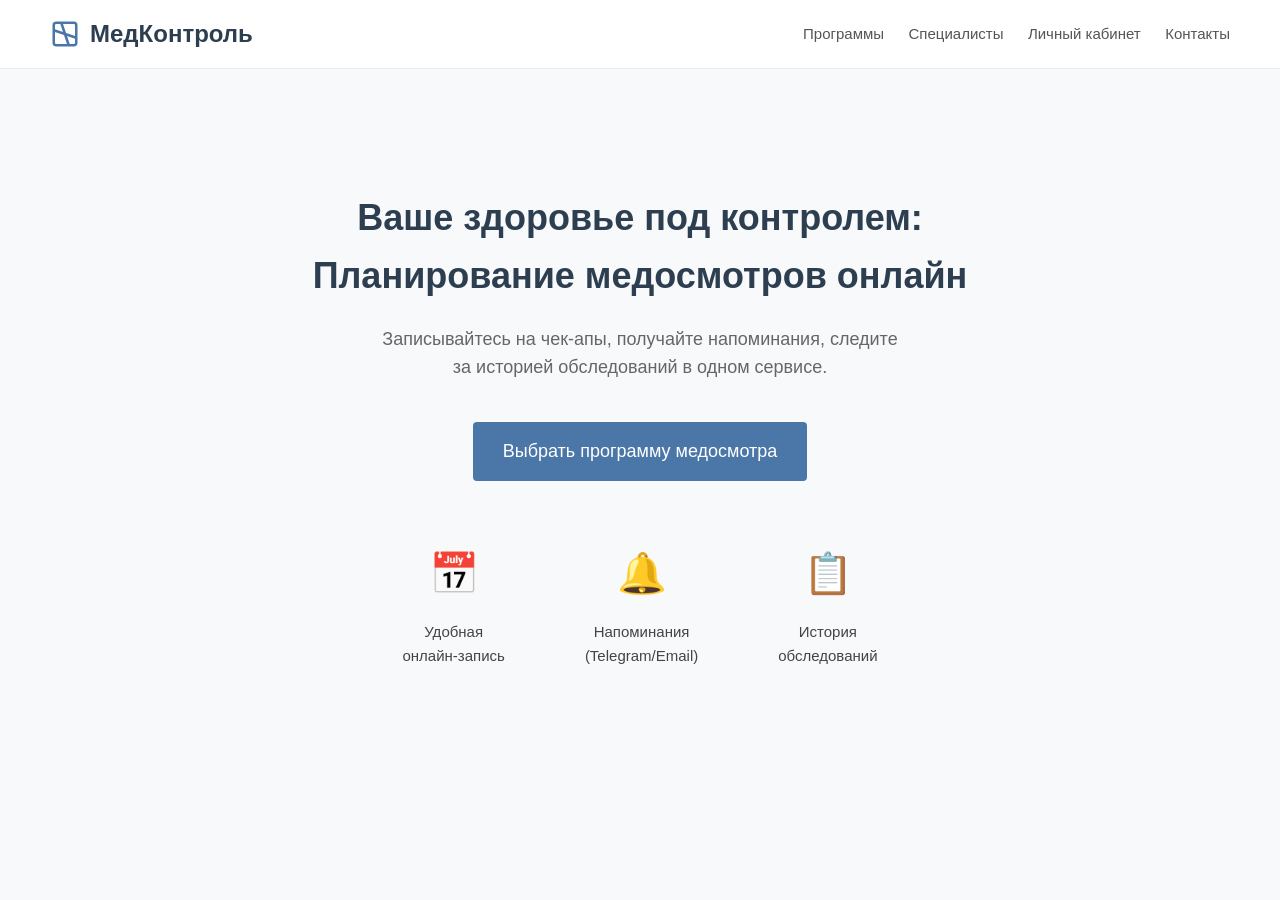
<file: index.html>
<!DOCTYPE html>
<html lang="ru">
<head>
    <meta charset="UTF-8">
    <meta name="viewport" content="width=device-width, initial-scale=1.0">
    <title>МедКонтроль — Планирование медосмотров онлайн</title>
    <link rel="stylesheet" href="css/style.css">
</head>
<body>

    <header>
        <a href="index.html" class="logo">
            <svg width="30" height="30" viewBox="0 0 24 24" fill="none" stroke="#4a76a8" stroke-width="2" style="margin-right: 10px;">
                <rect x="3" y="3" width="18" height="18" rx="2" ry="2"></rect>
                <line x1="9" y1="3" x2="15" y2="21"></line>
                <line x1="3" y1="9" x2="21" y2="15"></line>
            </svg>
            МедКонтроль
        </a>
        <nav class="nav-links">
            <a href="catalog.html">Программы</a>
            <a href="#">Специалисты</a>
            <a href="dashboard.html">Личный кабинет</a>
            <a href="#">Контакты</a>
        </nav>
    </header>

    <section class="hero-section">
        <div class="container" style="text-align: center; max-width: 800px; padding-top: 80px;">
            <h1 style="font-size: 36px; color: #2c3e50; margin-bottom: 20px;">
                Ваше здоровье под контролем:<br>Планирование медосмотров онлайн
            </h1>
            <p style="font-size: 18px; color: #666; margin-bottom: 40px;">
                Записывайтесь на чек-апы, получайте напоминания, следите<br>за историей обследований в одном сервисе.
            </p>
            <a href="catalog.html" class="btn-primary" style="font-size: 18px; padding: 15px 30px;">Выбрать программу медосмотра</a>
        </div>
    </section>

    <section class="features" style="margin-top: 60px; padding-bottom: 80px;">
        <div class="container features-grid">
            
            <div class="feature-item">
                <div class="feature-icon">📅</div>
                <p>Удобная<br>онлайн-запись</p>
            </div>

            <div class="feature-item">
                <div class="feature-icon">🔔</div>
                <p>Напоминания<br>(Telegram/Email)</p>
            </div>

            <div class="feature-item">
                <div class="feature-icon">📋</div>
                <p>История<br>обследований</p>
            </div>

        </div>
    </section>

</body>
</html>
</file>
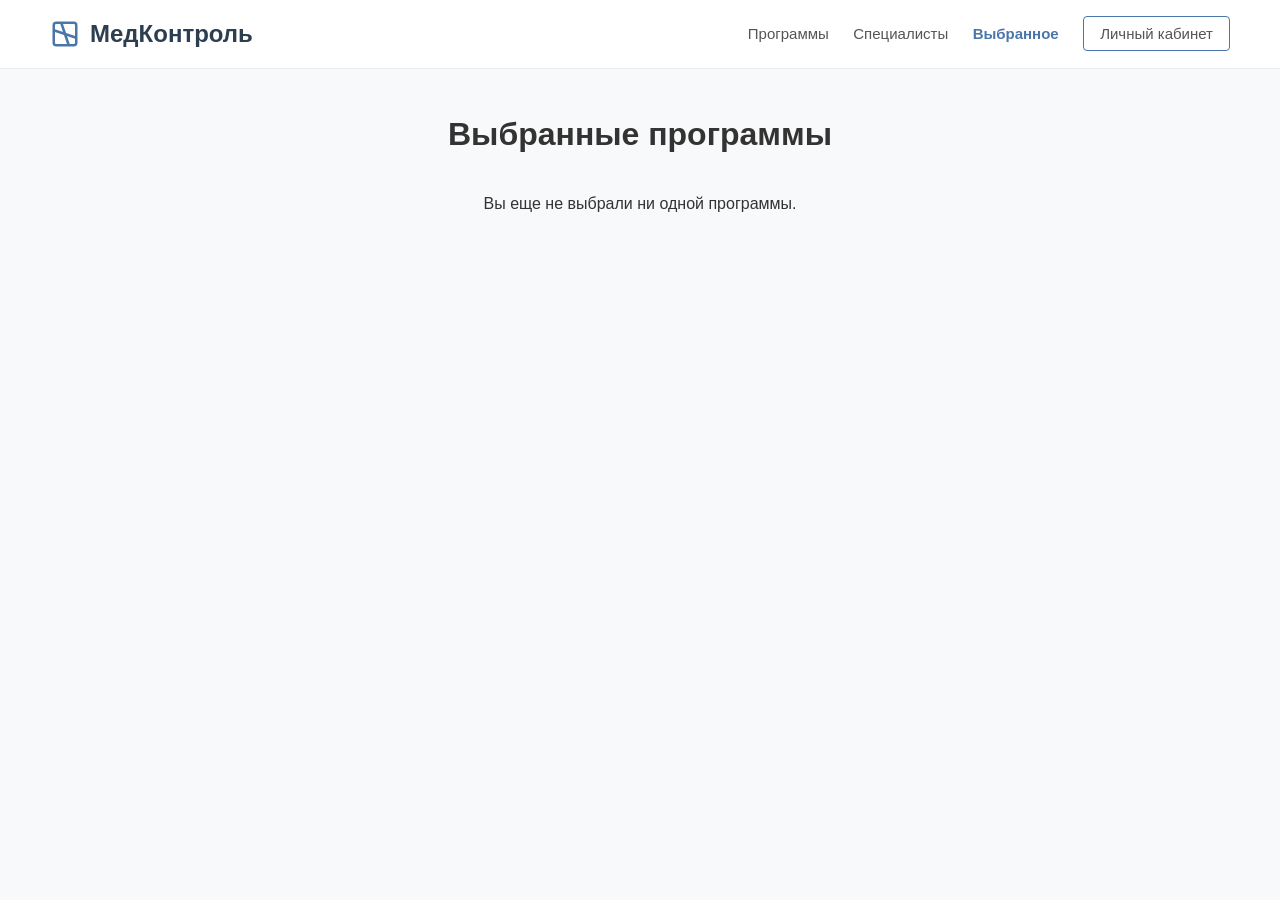
<file: cart.html>
<!DOCTYPE html>
<html lang="ru">
<head>
    <meta charset="UTF-8">
    <meta name="viewport" content="width=device-width, initial-scale=1.0">
    <title>Выбранные программы — МедКонтроль</title>
    <link rel="stylesheet" href="css/style.css">
    <style>
        .cart-item { background: #fff; padding: 20px; border-radius: 8px; box-shadow: 0 2px 5px rgba(0,0,0,0.05); border: 1px solid #eaeaea; margin-bottom: 15px; display: flex; justify-content: space-between; align-items: center; }
        .cart-item-title { font-size: 20px; color: #4a76a8; font-weight: bold; }
        .cart-item-price { font-size: 18px; font-weight: bold; }
        .btn-remove { background: #e74c3c; color: white; border: none; padding: 8px 12px; border-radius: 4px; cursor: pointer; }
        .total-box { text-align: right; margin-top: 20px; font-size: 22px; font-weight: bold; }
    </style>
</head>
<body>

    <header>
        <a href="index.html" class="logo">
            <svg width="30" height="30" viewBox="0 0 24 24" fill="none" stroke="#4a76a8" stroke-width="2" style="margin-right: 10px;">
                <rect x="3" y="3" width="18" height="18" rx="2" ry="2"></rect>
                <line x1="9" y1="3" x2="15" y2="21"></line>
                <line x1="3" y1="9" x2="21" y2="15"></line>
            </svg>
            МедКонтроль
        </a>
        <nav class="nav-links">
            <a href="catalog.html">Программы</a>
            <a href="#">Специалисты</a>
            <a href="cart.html" style="font-weight: bold; color: #4a76a8;">Выбранное</a>
            <a href="dashboard.html" class="btn-outline">Личный кабинет</a>
        </nav>
    </header>

    <div class="container" style="max-width: 700px;">
        <h1 style="text-align: center; margin-bottom: 30px;">Выбранные программы</h1>
        
        <div id="cart-container">
            </div>

        <div class="total-box" id="total-box" style="display: none;">
            Итого: <span id="total-price">0</span> руб.
            <div style="margin-top: 20px;">
                <button class="btn-primary" style="width: 100%;" onclick="confirmOrder()">Подтвердить запись</button>
            </div>
        </div>
    </div>

    <script>
        document.addEventListener('DOMContentLoaded', renderCart);

        function renderCart() {
            let cart = JSON.parse(localStorage.getItem('med_cart')) || [];
            const container = document.getElementById('cart-container');
            const totalBox = document.getElementById('total-box');
            
            container.innerHTML = '';
            let total = 0;

            if (cart.length === 0) {
                container.innerHTML = '<p style="text-align:center;">Вы еще не выбрали ни одной программы.</p>';
                totalBox.style.display = 'none';
                return;
            }

            cart.forEach(item => {
                total += item.price;
                const div = document.createElement('div');
                div.className = 'cart-item';
                div.innerHTML = `
                    <div class="cart-item-title">${item.title}</div>
                    <div style="display:flex; align-items:center; gap:20px;">
                        <div class="cart-item-price">${item.price} руб.</div>
                        <button class="btn-remove" onclick="removeFromCart(${item.id})">Удалить</button>
                    </div>
                `;
                container.appendChild(div);
            });

            document.getElementById('total-price').innerText = total;
            totalBox.style.display = 'block';
        }

        function removeFromCart(id) {
            let cart = JSON.parse(localStorage.getItem('med_cart')) || [];
            cart = cart.filter(item => item.id !== id);
            localStorage.setItem('med_cart', JSON.stringify(cart));
            renderCart();
        }

        function confirmOrder() {
            alert('Запись успешно подтверждена! Ждем вас в клинике.');
            localStorage.removeItem('med_cart'); // Очищаем корзину после заказа
            window.location.href = 'dashboard.html'; // Перекидываем в личный кабинет
        }
    </script>
</body>
</html>
</file>
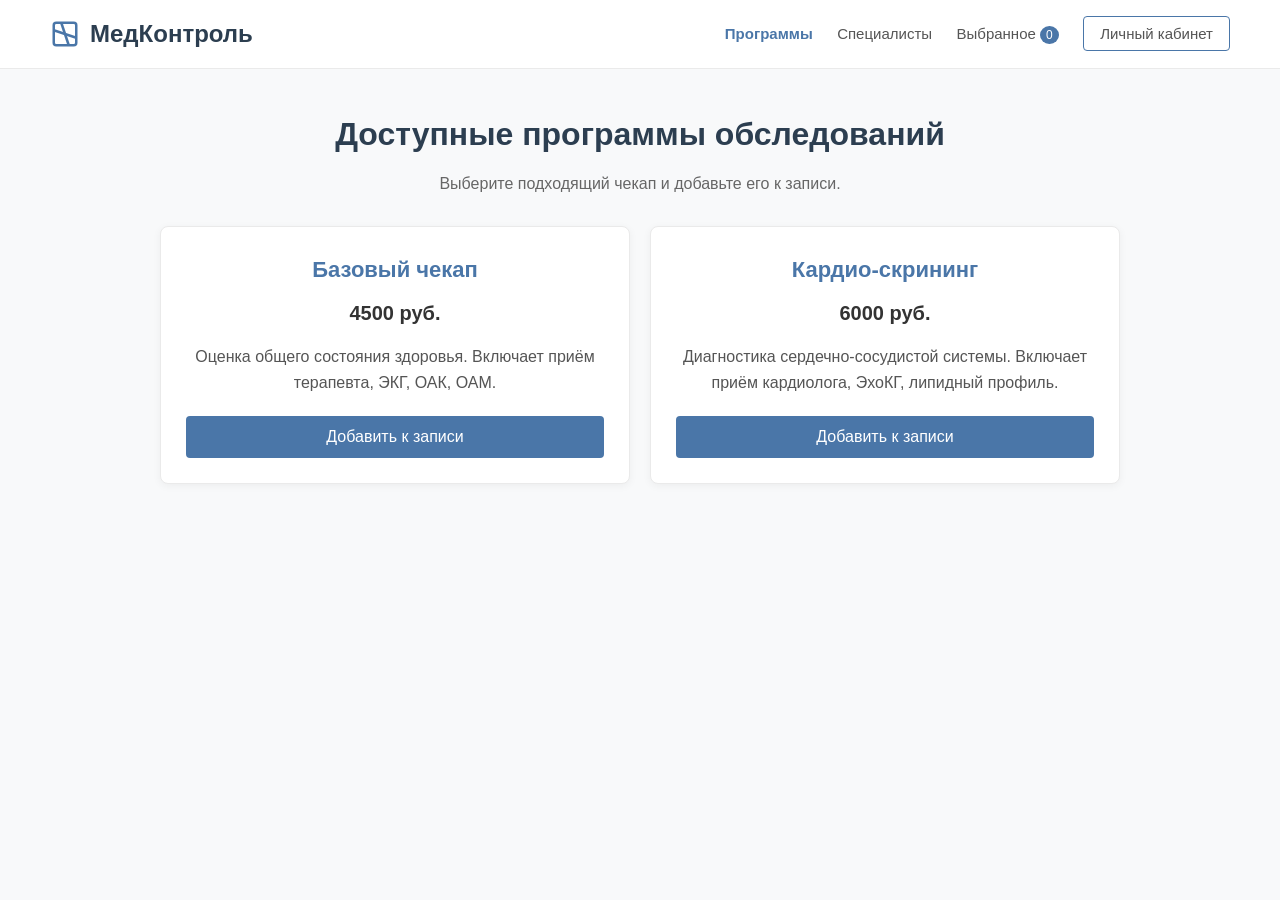
<file: catalog.html>
<!DOCTYPE html>
<html lang="ru">
<head>
    <meta charset="UTF-8">
    <meta name="viewport" content="width=device-width, initial-scale=1.0">
    <title>Каталог программ — МедКонтроль</title>
    <link rel="stylesheet" href="css/style.css">
    <style>
        /* Стили сетки каталога */
        .catalog-grid { display: grid; grid-template-columns: repeat(auto-fit, minmax(300px, 1fr)); gap: 20px; margin-top: 30px; }
        .program-card { background: #fff; padding: 25px; border-radius: 8px; box-shadow: 0 2px 8px rgba(0,0,0,0.05); border: 1px solid #eaeaea; display: flex; flex-direction: column; }
        .program-card h3 { color: #4a76a8; margin-bottom: 10px; font-size: 22px; }
        .program-card .price { font-size: 20px; font-weight: bold; margin-bottom: 15px; }
        .program-card p { color: #555; margin-bottom: 20px; flex-grow: 1; }
        .btn-add { width: 100%; text-align: center; }
    </style>
</head>
<body>

    <header>
        <a href="index.html" class="logo">
            <svg width="30" height="30" viewBox="0 0 24 24" fill="none" stroke="#4a76a8" stroke-width="2" style="margin-right: 10px;">
                <rect x="3" y="3" width="18" height="18" rx="2" ry="2"></rect>
                <line x1="9" y1="3" x2="15" y2="21"></line>
                <line x1="3" y1="9" x2="21" y2="15"></line>
            </svg>
            МедКонтроль
        </a>
        <nav class="nav-links">
            <a href="catalog.html" style="font-weight: bold; color: #4a76a8;">Программы</a>
            <a href="#">Специалисты</a>
            <a href="cart.html">Выбранное <span id="cart-count" style="background:#4a76a8; color:white; border-radius:50%; padding:2px 6px; font-size:12px;">0</span></a>
            <a href="dashboard.html" class="btn-outline">Личный кабинет</a>
        </nav>
    </header>

    <div class="container" style="text-align: center;">
        <h1 style="margin-bottom: 10px; color: #2c3e50;">Доступные программы обследований</h1>
        <p style="color: #666;">Выберите подходящий чекап и добавьте его к записи.</p>
        
        <div id="catalog-container" class="catalog-grid">
            <p>Загрузка программ...</p>
        </div>
    </div>

    <script>
        // Загрузка данных из JSON (AJAX / Fetch API)
        document.addEventListener('DOMContentLoaded', () => {
            fetch('api/programs.json')
                .then(response => response.json())
                .then(data => renderCatalog(data))
                .catch(error => {
                    document.getElementById('catalog-container').innerHTML = '<p>Ошибка загрузки данных. Убедитесь, что используете локальный сервер.</p>';
                    console.error('Ошибка:', error);
                });
            
            updateCartCount();
        });

        // Отрисовка карточек
        function renderCatalog(programs) {
            const container = document.getElementById('catalog-container');
            container.innerHTML = ''; // Очищаем "Загрузку"

            programs.forEach(prog => {
                const card = document.createElement('div');
                card.className = 'program-card';
                card.innerHTML = `
                    <h3>${prog.title}</h3>
                    <div class="price">${prog.price} руб.</div>
                    <p>${prog.description}</p>
                    <button class="btn-primary btn-add" onclick="addToCart(${prog.id}, '${prog.title}', ${prog.price})">Добавить к записи</button>
                `;
                container.appendChild(card);
            });
        }

        // Логика корзины (localStorage)
        function addToCart(id, title, price) {
            let cart = JSON.parse(localStorage.getItem('med_cart')) || [];
            // Проверяем, нет ли уже этой программы в корзине
            if (!cart.find(item => item.id === id)) {
                cart.push({ id, title, price });
                localStorage.setItem('med_cart', JSON.stringify(cart));
                alert(`Программа "${title}" добавлена!`);
                updateCartCount();
            } else {
                alert('Эта программа уже добавлена!');
            }
        }

        function updateCartCount() {
            let cart = JSON.parse(localStorage.getItem('med_cart')) || [];
            document.getElementById('cart-count').innerText = cart.length;
        }
    </script>
</body>
</html>
</file>
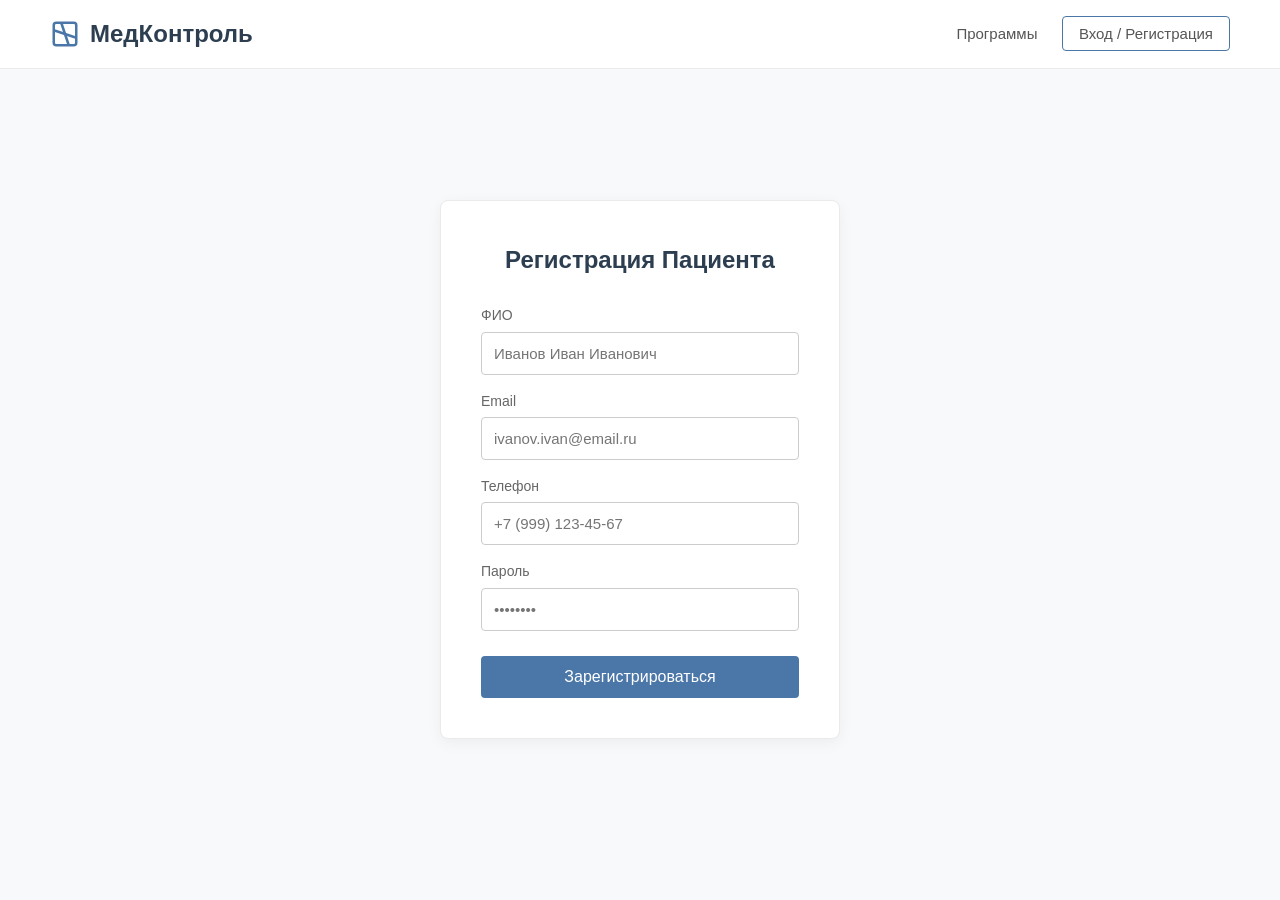
<file: dashboard.html>
<!DOCTYPE html>
<html lang="ru">
<head>
    <meta charset="UTF-8">
    <meta name="viewport" content="width=device-width, initial-scale=1.0">
    <title>Личный кабинет — МедКонтроль</title>
    <link rel="stylesheet" href="css/style.css">
    <style>
        .dashboard-layout { display: flex; gap: 30px; margin-top: 30px; }
        
        /* Сайдбар */
        .sidebar { width: 250px; background: #fff; border-radius: 8px; border: 1px solid #eaeaea; overflow: hidden; height: fit-content; }
        .sidebar-item { padding: 15px 20px; color: #555; text-decoration: none; display: block; border-bottom: 1px solid #f0f0f0; }
        .sidebar-item:hover { background: #f8f9fa; }
        .sidebar-item.active { background: #e8f0fe; color: #4a76a8; font-weight: bold; border-left: 4px solid #4a76a8; }
        
        /* Основной контент */
        .main-content { flex-grow: 1; }
        .appointment-card { background: #fff; border: 1px solid #eaeaea; border-radius: 8px; padding: 20px; display: flex; justify-content: space-between; align-items: center; margin-bottom: 15px; }
        .app-info h4 { color: #2c3e50; margin-bottom: 5px; }
        .app-info p { color: #666; font-size: 14px; margin: 2px 0; }
        .btn-small { padding: 6px 12px; border: 1px solid #ccc; background: white; border-radius: 4px; cursor: pointer; margin-left: 10px; }
        
        /* Степпер */
        .stepper-box { background: #fff; border: 1px solid #eaeaea; border-radius: 8px; padding: 25px; margin-top: 30px; }
        .stepper-header { display: flex; border-bottom: 2px solid #f0f0f0; margin-bottom: 20px; padding-bottom: 10px; }
        .step { flex: 1; color: #aaa; font-weight: bold; }
        .step.active { color: #4a76a8; border-bottom: 2px solid #4a76a8; margin-bottom: -12px; }
    </style>
</head>
<body>

    <header>
        <a href="index.html" class="logo">
            <svg width="30" height="30" viewBox="0 0 24 24" fill="none" stroke="#4a76a8" stroke-width="2" style="margin-right: 10px;">
                <rect x="3" y="3" width="18" height="18" rx="2" ry="2"></rect>
                <line x1="9" y1="3" x2="15" y2="21"></line>
                <line x1="3" y1="9" x2="21" y2="15"></line>
            </svg>
            МедКонтроль
        </a>
        <nav class="nav-links">
            <a href="catalog.html">Программы</a>
            <a href="cart.html">Выбранное</a>
            <span style="margin-left: 20px; color: #2c3e50; font-weight: bold;">👤 Здравствуйте, Иван!</span>
            <a href="#" onclick="logout()" class="btn-outline">Выйти</a>
        </nav>
    </header>

    <div class="container dashboard-layout">
        
        <div class="sidebar">
            <a href="#" class="sidebar-item active">Мои осмотры</a>
            <a href="#" class="sidebar-item">Профиль</a>
            <a href="#" class="sidebar-item">Архив заключений</a>
            <a href="#" class="sidebar-item">Настройки</a>
        </div>

        <div class="main-content">
            <h2 style="margin-bottom: 20px; color: #2c3e50;">Мои ближайшие осмотры</h2>
            
            <div class="appointment-card">
                <div class="app-info">
                    <h4>24.04 (09:00)</h4>
                    <p>Врач: Терапевт</p>
                    <p>Тип: Периодический | Статус: Подтверждено</p>
                </div>
                <div>
                    <button class="btn-small">Перенести</button>
                    <button class="btn-small">Отменить</button>
                </div>
            </div>

            <div class="appointment-card">
                <div class="app-info">
                    <h4>05.05 (11:30)</h4>
                    <p>Врач: Офтальмолог</p>
                    <p>Тип: Скрининг | Статус: Ожидает</p>
                </div>
                <div>
                    <button class="btn-small">Перенести</button>
                    <button class="btn-small">Отменить</button>
                </div>
            </div>

            <div class="stepper-box">
                <h3 style="margin-bottom: 15px;">Новая запись (шаг 1/3)</h3>
                <div class="stepper-header">
                    <div class="step active">1. Выбрать программу</div>
                    <div class="step">2. Выбрать врача</div>
                    <div class="step">3. Выбрать время</div>
                </div>
                
                <select class="form-control" style="margin-bottom: 15px;">
                    <option>Комплексный чекап (5 программ)</option>
                    <option>Базовый чекап</option>
                </select>
                <button class="btn-primary" style="width: 100%;">Продолжить</button>
            </div>

        </div>
    </div>

    <script>
        // Имитация защиты страницы (session tracking)
        document.addEventListener('DOMContentLoaded', () => {
            if (!localStorage.getItem('is_logged_in')) {
                window.location.href = 'register.html';
            }
        });

        function logout() {
            localStorage.removeItem('is_logged_in');
            window.location.href = 'index.html';
        }
    </script>
</body>
</html>
</file>
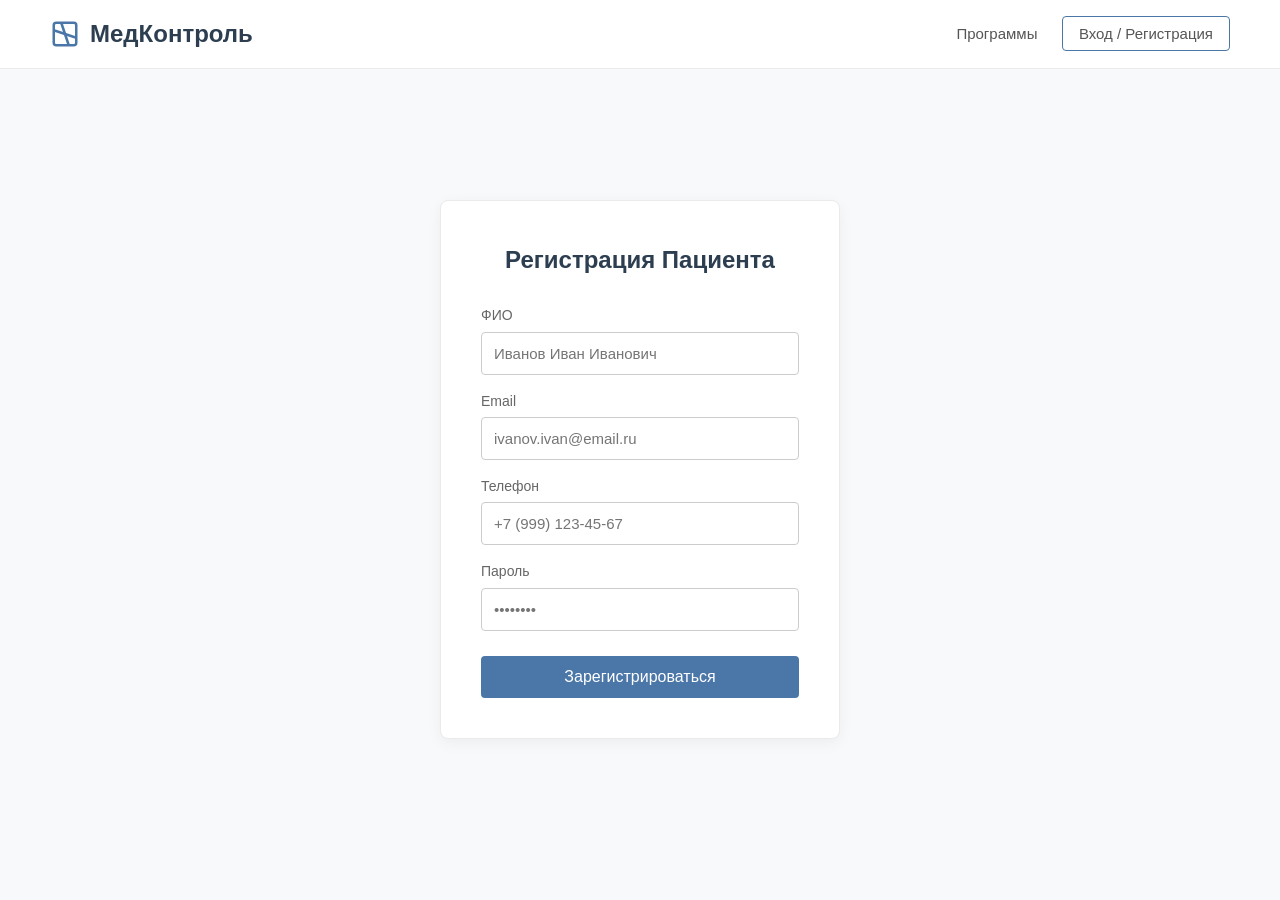
<file: register.html>
<!DOCTYPE html>
<html lang="ru">
<head>
    <meta charset="UTF-8">
    <meta name="viewport" content="width=device-width, initial-scale=1.0">
    <title>Регистрация — МедКонтроль</title>
    <link rel="stylesheet" href="css/style.css">
    <style>
        .auth-container { display: flex; justify-content: center; align-items: center; min-height: 80vh; }
        .auth-box { background: #fff; padding: 40px; border-radius: 8px; box-shadow: 0 4px 15px rgba(0,0,0,0.05); width: 100%; max-width: 400px; border: 1px solid #eaeaea; }
        .auth-box h2 { text-align: center; margin-bottom: 25px; color: #2c3e50; }
        .error-msg { color: #e74c3c; font-size: 14px; margin-bottom: 15px; display: none; }
    </style>
</head>
<body>

    <header>
        <a href="index.html" class="logo">
            <svg width="30" height="30" viewBox="0 0 24 24" fill="none" stroke="#4a76a8" stroke-width="2" style="margin-right: 10px;">
                <rect x="3" y="3" width="18" height="18" rx="2" ry="2"></rect>
                <line x1="9" y1="3" x2="15" y2="21"></line>
                <line x1="3" y1="9" x2="21" y2="15"></line>
            </svg>
            МедКонтроль
        </a>
        <nav class="nav-links">
            <a href="catalog.html">Программы</a>
            <a href="register.html" class="btn-outline">Вход / Регистрация</a>
        </nav>
    </header>

    <div class="container auth-container">
        <div class="auth-box">
            <h2>Регистрация Пациента</h2>
            <div id="errorBox" class="error-msg"></div>
            
            <form id="regForm">
                <div class="form-group">
                    <label style="display:block; margin-bottom:5px; font-size:14px; color:#666;">ФИО</label>
                    <input type="text" id="fullname" class="form-control" placeholder="Иванов Иван Иванович" required>
                </div>
                <div class="form-group">
                    <label style="display:block; margin-bottom:5px; font-size:14px; color:#666;">Email</label>
                    <input type="text" id="email" class="form-control" placeholder="ivanov.ivan@email.ru" required>
                </div>
                <div class="form-group">
                    <label style="display:block; margin-bottom:5px; font-size:14px; color:#666;">Телефон</label>
                    <input type="tel" id="phone" class="form-control" placeholder="+7 (999) 123-45-67" required>
                </div>
                <div class="form-group">
                    <label style="display:block; margin-bottom:5px; font-size:14px; color:#666;">Пароль</label>
                    <input type="password" id="password" class="form-control" placeholder="••••••••" required>
                </div>
                <button type="submit" class="btn-primary" style="width: 100%; margin-top: 10px;">Зарегистрироваться</button>
            </form>
        </div>
    </div>

    <script>
        document.getElementById('regForm').addEventListener('submit', function(e) {
            e.preventDefault(); // Останавливаем стандартную отправку
            
            const email = document.getElementById('email').value;
            const password = document.getElementById('password').value;
            const errorBox = document.getElementById('errorBox');
            
            if (!email.includes('@')) {
                errorBox.innerText = 'Ошибка: Указан некорректный формат электронной почты.';
                errorBox.style.display = 'block';
                return;
            }
            
            if (password.length < 6) {
                errorBox.innerText = 'Ошибка: Пароль должен содержать не менее 6 символов.';
                errorBox.style.display = 'block';
                return;
            }

            // Если всё ок, "авторизуем" и кидаем в кабинет
            localStorage.setItem('is_logged_in', 'true');
            window.location.href = 'dashboard.html';
        });
    </script>
</body>
</html>
</file>
<file: css/style.css>
* {
    box-sizing: border-box;
    margin: 0;
    padding: 0;
}

body {
    font-family: -apple-system, BlinkMacSystemFont, "Segoe UI", Roboto, Arial, sans-serif;
    background-color: #f8f9fa;
    color: #333;
    line-height: 1.6;
}

/* Навигация (Шапка) */
header {
    background-color: #fff;
    padding: 15px 50px;
    display: flex;
    justify-content: space-between;
    align-items: center;
    border-bottom: 1px solid #eaeaea;
}

.logo {
    font-size: 24px;
    font-weight: bold;
    color: #2c3e50;
    text-decoration: none;
    display: flex;
    align-items: center;
}

.nav-links a {
    margin-left: 20px;
    text-decoration: none;
    color: #555;
    font-size: 15px;
}

.nav-links a:hover {
    color: #4a76a8;
}

.btn-outline {
    border: 1px solid #4a76a8;
    color: #4a76a8;
    padding: 8px 16px;
    border-radius: 4px;
    text-decoration: none;
    margin-left: 20px;
}

/* Общие элементы */
.container {
    max-width: 1000px;
    margin: 40px auto;
    padding: 0 20px;
}

.card {
    background: #fff;
    border-radius: 8px;
    box-shadow: 0 4px 12px rgba(0,0,0,0.05);
    padding: 30px;
    border: 1px solid #f0f0f0;
}

/* Кнопки и формы */
.btn-primary {
    background-color: #4a76a8;
    color: #fff;
    border: none;
    padding: 12px 24px;
    border-radius: 4px;
    cursor: pointer;
    font-size: 16px;
    text-decoration: none;
    display: inline-block;
}

.btn-primary:hover {
    background-color: #3b5f87;
}

.form-group {
    margin-bottom: 15px;
}

.form-control {
    width: 100%;
    padding: 12px;
    border: 1px solid #ccc;
    border-radius: 4px;
    font-size: 15px;
    transition: background-color 0.3s ease;
}

.form-control:focus {
    outline: none;
    border-color: #4a76a8;
    background-color: #e8f0fe;
}
/* Главная страница: Преимущества */
.features-grid {
    display: flex;
    justify-content: center;
    gap: 80px;
    text-align: center;
}

.feature-item {
    display: flex;
    flex-direction: column;
    align-items: center;
    color: #444;
    font-size: 15px;
}

.feature-icon {
    font-size: 40px;
    margin-bottom: 15px;
    color: #4a76a8;
}
</file>
